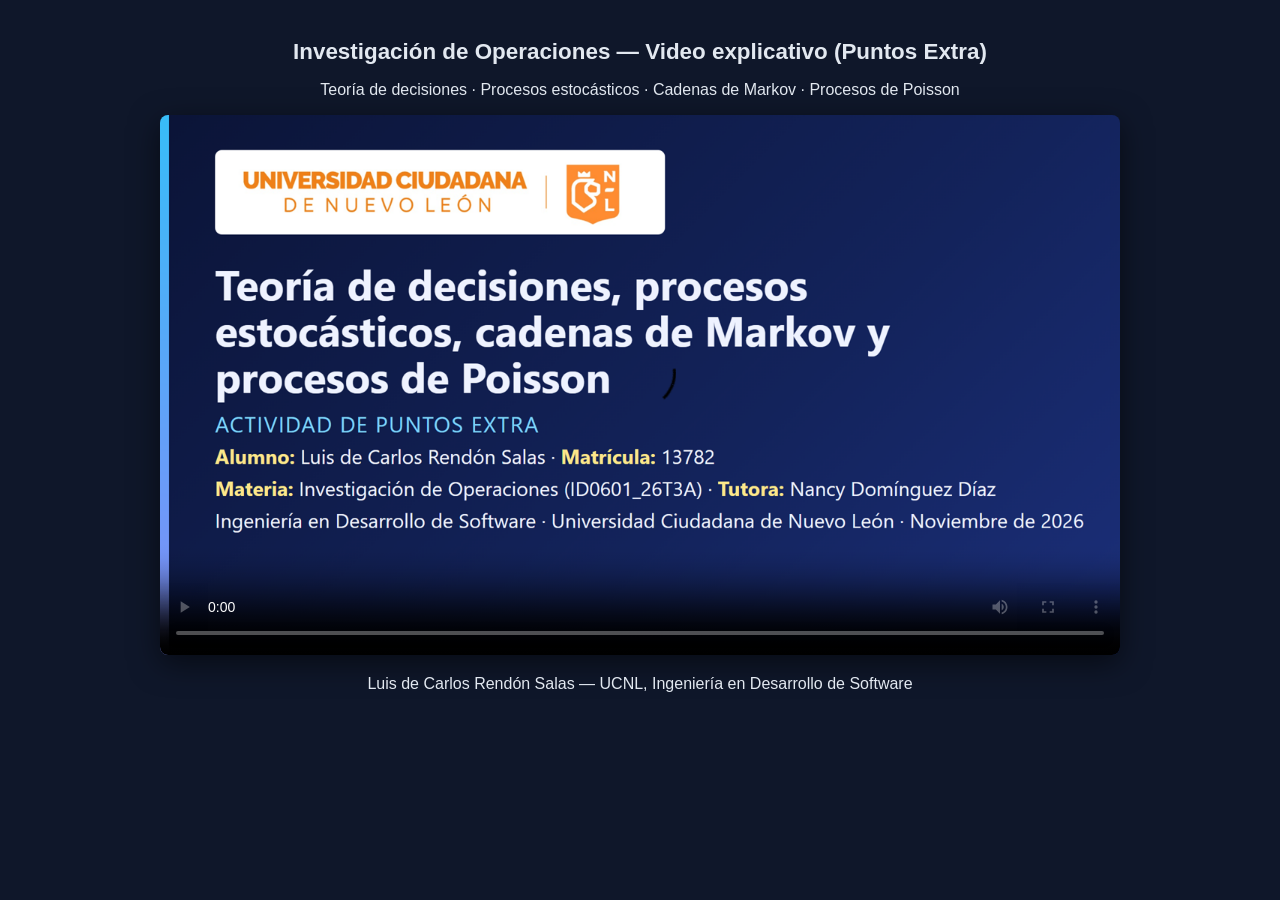
<file: investigacion-operaciones/index.html>
<!doctype html><html lang="es"><head><meta charset="utf-8"><meta name="viewport" content="width=device-width,initial-scale=1"><title>Puntos Extra - Investigación de Operaciones</title>
<style>body{font-family:Arial,sans-serif;background:#0f172a;color:#e2e8f0;margin:0;padding:24px;text-align:center}video{max-width:100%;width:960px;border-radius:8px;box-shadow:0 8px 30px #0008}h1{font-size:1.4rem}</style></head>
<body><h1>Investigación de Operaciones — Video explicativo (Puntos Extra)</h1>
<p>Teoría de decisiones · Procesos estocásticos · Cadenas de Markov · Procesos de Poisson</p>
<video controls preload="metadata" poster="thumbnail.png" src="puntos_extra_video.mp4"></video>
<p>Luis de Carlos Rendón Salas — UCNL, Ingeniería en Desarrollo de Software</p></body></html>
</file>
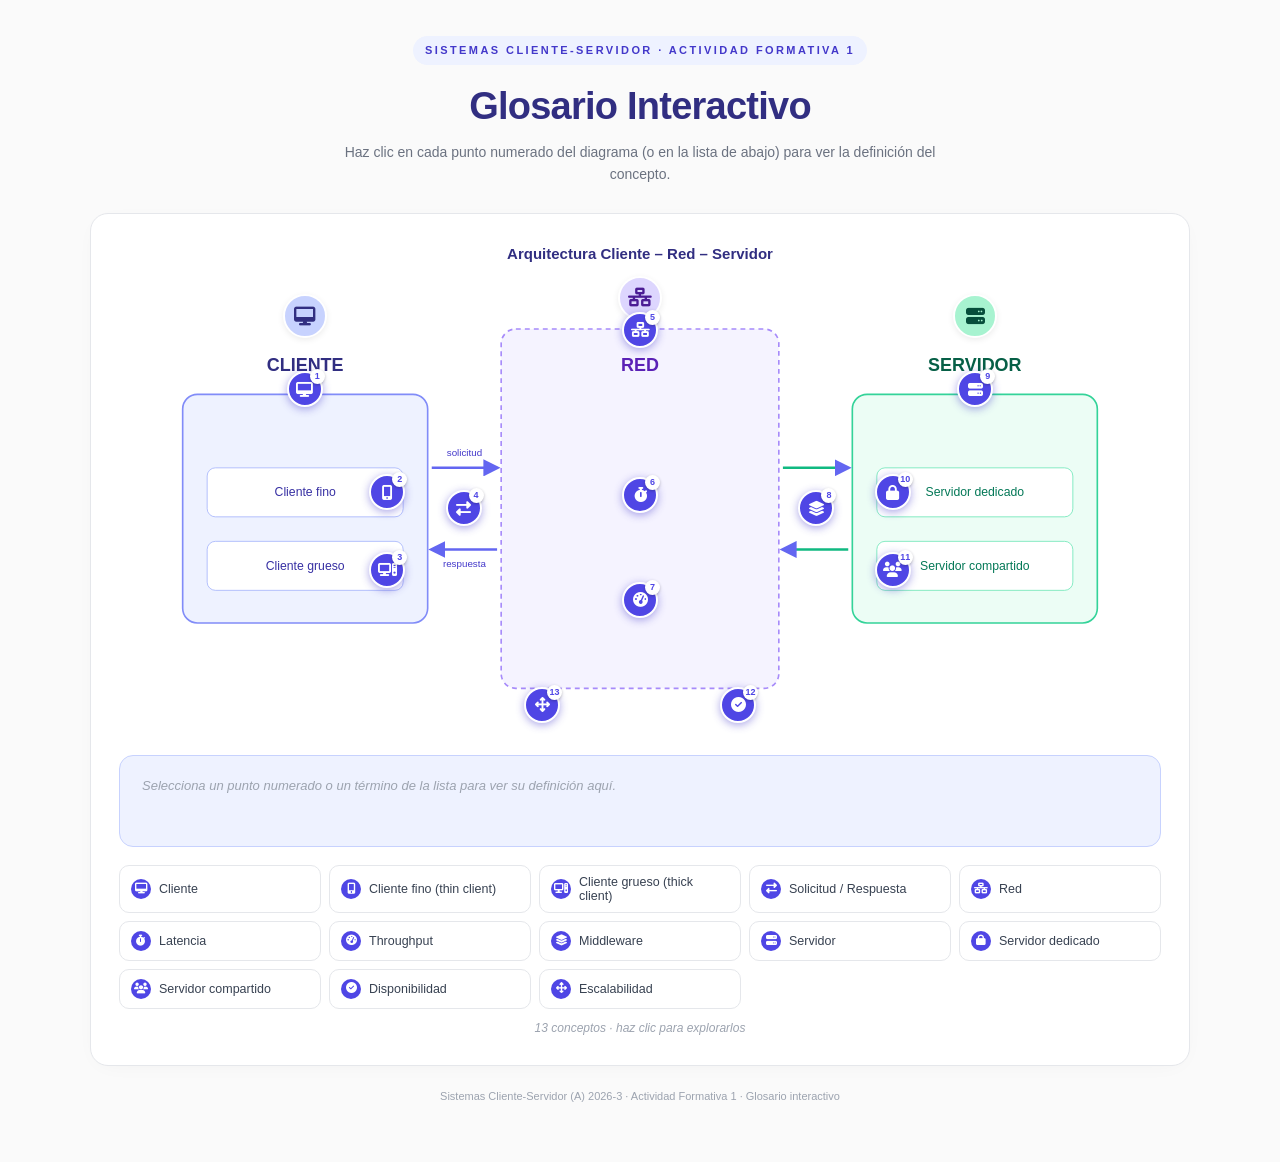
<file: sistemas-cliente-servidor/index.html>
<!DOCTYPE html>
<html lang="es">
<head>
<meta charset="UTF-8" />
<meta name="viewport" content="width=device-width, initial-scale=1.0" />
<title>Glosario Interactivo · Sistemas Cliente-Servidor</title>
<link rel="stylesheet" href="https://cdnjs.cloudflare.com/ajax/libs/font-awesome/6.5.1/css/all.min.css" />
<style>
  * { box-sizing: border-box; margin: 0; padding: 0; }
  html, body { background: #fafafa; color: #1f2937; }
  body { font-family: -apple-system, BlinkMacSystemFont, "Segoe UI", Roboto, "Helvetica Neue", Arial, sans-serif; line-height: 1.55; padding: 36px 16px 56px; }
  .wrap { max-width: 1100px; margin: 0 auto; }

  header { text-align: center; margin-bottom: 28px; }
  .eyebrow { display: inline-block; font-size: 11px; font-weight: 700; letter-spacing: 0.22em; text-transform: uppercase; color: #4338ca; background: #eef2ff; padding: 6px 12px; border-radius: 999px; margin-bottom: 12px; }
  h1 { font-size: clamp(26px, 3.4vw, 38px); font-weight: 800; letter-spacing: -0.02em; color: #312e81; margin-bottom: 6px; }
  .sub { font-size: 14px; color: #6b7280; max-width: 640px; margin: 0 auto; }

  .card { background: #fff; border: 1px solid #e5e7eb; border-radius: 18px; padding: 28px; box-shadow: 0 4px 24px -10px rgba(15, 23, 42, 0.06); margin-bottom: 22px; }
  .card h2 { font-size: 15px; color: #312e81; margin-bottom: 14px; text-align: center; }

  .diagram { position: relative; width: 100%; max-width: 980px; margin: 0 auto; }
  .diagram svg { width: 100%; height: auto; display: block; }

  .hotspot {
    position: absolute; transform: translate(-50%, -50%);
    width: 36px; height: 36px; border-radius: 50%;
    background: #4f46e5; color: #fff; border: 2px solid #fff;
    font-size: 15px; cursor: pointer;
    box-shadow: 0 2px 8px rgba(67,56,202,0.45);
    display: flex; align-items: center; justify-content: center;
    transition: transform .15s ease, background .15s ease;
    z-index: 2;
  }
  .hotspot::after {
    content: attr(data-n); position: absolute; top: -4px; right: -4px;
    width: 15px; height: 15px; border-radius: 50%; background: #fff;
    color: #4f46e5; font-size: 9px; font-weight: 800; line-height: 15px;
    box-shadow: 0 1px 3px rgba(0,0,0,.25);
  }
  .hotspot:hover, .hotspot:focus-visible { background: #312e81; transform: translate(-50%, -50%) scale(1.18); outline: none; }
  .hotspot.active { background: #16a34a; }
  .hotspot.active::after { color: #16a34a; }

  .zone-icon {
    position: absolute; transform: translate(-50%, -50%);
    width: 44px; height: 44px; border-radius: 50%;
    display: flex; align-items: center; justify-content: center;
    font-size: 19px; pointer-events: none; z-index: 1;
    border: 2px solid #fff; box-shadow: 0 2px 6px rgba(0,0,0,.08);
  }
  .zone-icon.cliente { background: #c7d2fe; color: #312e81; }
  .zone-icon.red { background: #ddd6fe; color: #4c1d95; }
  .zone-icon.servidor { background: #a7f3d0; color: #064e3b; }

  .panel {
    margin-top: 18px; background: #eef2ff; border: 1px solid #c7d2fe;
    border-radius: 14px; padding: 20px 22px; min-height: 92px;
  }
  .panel .term { font-size: 16px; font-weight: 800; color: #312e81; margin-bottom: 6px; }
  .panel .def { font-size: 14px; color: #374151; }
  .panel .placeholder { font-size: 13px; color: #9ca3af; font-style: italic; }

  .legend { display: grid; grid-template-columns: repeat(auto-fill, minmax(190px, 1fr)); gap: 8px; margin-top: 18px; }
  .legend button {
    text-align: left; font-size: 12.5px; color: #374151; background: #fff;
    border: 1px solid #e5e7eb; border-radius: 10px; padding: 9px 11px;
    cursor: pointer; display: flex; align-items: center; gap: 8px;
  }
  .legend button:hover { border-color: #a5b4fc; background: #eef2ff; }
  .legend button .n { flex: 0 0 auto; width: 20px; height: 20px; border-radius: 50%; background: #4f46e5; color: #fff; font-size: 11px; font-weight: 700; display: flex; align-items: center; justify-content: center; }
  .legend button.active { border-color: #16a34a; background: #f0fdf4; }
  .legend button.active .n { background: #16a34a; }

  .tip { font-size: 12px; color: #9ca3af; text-align: center; margin-top: 10px; font-style: italic; }
  footer { text-align: center; font-size: 11px; color: #9ca3af; margin-top: 22px; }

  @media (max-width: 640px) {
    .card { padding: 18px; }
    .hotspot { width: 24px; height: 24px; font-size: 11px; }
  }
</style>
</head>
<body>
<div class="wrap">
  <header>
    <span class="eyebrow">Sistemas Cliente-Servidor · Actividad Formativa 1</span>
    <h1>Glosario Interactivo</h1>
    <p class="sub">Haz clic en cada punto numerado del diagrama (o en la lista de abajo) para ver la definición del concepto.</p>
  </header>

  <div class="card">
    <h2>Arquitectura Cliente&nbsp;&ndash;&nbsp;Red&nbsp;&ndash;&nbsp;Servidor</h2>

    <div class="diagram" id="diagram">
      <svg viewBox="0 0 1200 560" xmlns="http://www.w3.org/2000/svg">
        <defs>
          <marker id="arrow" viewBox="0 0 10 10" refX="8" refY="5" markerWidth="7" markerHeight="7" orient="auto-start-reverse">
            <path d="M0,0 L10,5 L0,10 z" fill="#6366f1"/>
          </marker>
        </defs>
        <!-- Cliente box -->
        <rect x="40" y="140" width="300" height="280" rx="18" fill="#eef2ff" stroke="#818cf8" stroke-width="2"/>
        <text x="190" y="112" text-anchor="middle" font-size="22" font-weight="800" fill="#312e81">CLIENTE</text>
        <rect x="70" y="230" width="240" height="60" rx="10" fill="#fff" stroke="#a5b4fc"/>
        <text x="190" y="265" text-anchor="middle" font-size="15" fill="#3730a3">Cliente fino</text>
        <rect x="70" y="320" width="240" height="60" rx="10" fill="#fff" stroke="#a5b4fc"/>
        <text x="190" y="355" text-anchor="middle" font-size="15" fill="#3730a3">Cliente grueso</text>

        <!-- Red box -->
        <rect x="430" y="60" width="340" height="440" rx="18" fill="#f5f3ff" stroke="#a78bfa" stroke-width="2" stroke-dasharray="6 5"/>
        <text x="600" y="112" text-anchor="middle" font-size="22" font-weight="800" fill="#5b21b6">RED</text>

        <!-- Servidor box -->
        <rect x="860" y="140" width="300" height="280" rx="18" fill="#ecfdf5" stroke="#34d399" stroke-width="2"/>
        <text x="1010" y="112" text-anchor="middle" font-size="22" font-weight="800" fill="#065f46">SERVIDOR</text>
        <rect x="890" y="230" width="240" height="60" rx="10" fill="#fff" stroke="#6ee7b7"/>
        <text x="1010" y="265" text-anchor="middle" font-size="15" fill="#047857">Servidor dedicado</text>
        <rect x="890" y="320" width="240" height="60" rx="10" fill="#fff" stroke="#6ee7b7"/>
        <text x="1010" y="355" text-anchor="middle" font-size="15" fill="#047857">Servidor compartido</text>

        <!-- arrows -->
        <line x1="345" y1="230" x2="425" y2="230" stroke="#6366f1" stroke-width="3" marker-end="url(#arrow)"/>
        <text x="385" y="215" text-anchor="middle" font-size="12" fill="#4338ca">solicitud</text>
        <line x1="425" y1="330" x2="345" y2="330" stroke="#6366f1" stroke-width="3" marker-end="url(#arrow)"/>
        <text x="385" y="352" text-anchor="middle" font-size="12" fill="#4338ca">respuesta</text>

        <line x1="775" y1="230" x2="855" y2="230" stroke="#10b981" stroke-width="3" marker-end="url(#arrow)"/>
        <line x1="855" y1="330" x2="775" y2="330" stroke="#10b981" stroke-width="3" marker-end="url(#arrow)"/>
      </svg>

      <!-- decorative zone icons -->
      <div class="zone-icon cliente" style="left:15.8%; top:8%"><i class="fa-solid fa-desktop"></i></div>
      <div class="zone-icon red" style="left:50%; top:4%"><i class="fa-solid fa-network-wired"></i></div>
      <div class="zone-icon servidor" style="left:84.2%; top:8%"><i class="fa-solid fa-server"></i></div>

      <!-- hotspots (percent-based positions over the SVG box) -->
      <button class="hotspot" style="left:15.8%; top:24%"  data-id="cliente" data-n="1"><i class="fa-solid fa-desktop"></i></button>
      <button class="hotspot" style="left:24.2%; top:46.5%" data-id="cliente_fino" data-n="2"><i class="fa-solid fa-mobile-screen-button"></i></button>
      <button class="hotspot" style="left:24.2%; top:63.5%" data-id="cliente_grueso" data-n="3"><i class="fa-solid fa-computer"></i></button>
      <button class="hotspot" style="left:32%; top:50%"    data-id="solicitud_respuesta" data-n="4"><i class="fa-solid fa-right-left"></i></button>
      <button class="hotspot" style="left:50%; top:11%"    data-id="red" data-n="5"><i class="fa-solid fa-network-wired"></i></button>
      <button class="hotspot" style="left:50%; top:47%"    data-id="latencia" data-n="6"><i class="fa-solid fa-stopwatch"></i></button>
      <button class="hotspot" style="left:50%; top:70%"    data-id="throughput" data-n="7"><i class="fa-solid fa-gauge-high"></i></button>
      <button class="hotspot" style="left:68%; top:50%"    data-id="middleware" data-n="8"><i class="fa-solid fa-layer-group"></i></button>
      <button class="hotspot" style="left:84.2%; top:24%"  data-id="servidor" data-n="9"><i class="fa-solid fa-server"></i></button>
      <button class="hotspot" style="left:75.8%; top:46.5%" data-id="servidor_dedicado" data-n="10"><i class="fa-solid fa-lock"></i></button>
      <button class="hotspot" style="left:75.8%; top:63.5%" data-id="servidor_compartido" data-n="11"><i class="fa-solid fa-users"></i></button>
      <button class="hotspot" style="left:60%; top:93%"    data-id="disponibilidad" data-n="12"><i class="fa-solid fa-circle-check"></i></button>
      <button class="hotspot" style="left:40%; top:93%"    data-id="escalabilidad" data-n="13"><i class="fa-solid fa-arrows-up-down-left-right"></i></button>
    </div>

    <div class="panel" id="panel">
      <p class="placeholder">Selecciona un punto numerado o un término de la lista para ver su definición aquí.</p>
    </div>

    <div class="legend" id="legend"></div>
    <p class="tip">13 conceptos · haz clic para explorarlos</p>
  </div>

  <footer>Sistemas Cliente-Servidor (A) 2026-3 · Actividad Formativa 1 · Glosario interactivo</footer>
</div>

<script>
const TERMS = {
  cliente: ["Cliente", "Programa o dispositivo que solicita un servicio o recurso a otro equipo (el servidor) a través de una red, iniciando la comunicación.", "fa-desktop"],
  cliente_fino: ["Cliente fino (thin client)", "Cliente con poca capacidad de procesamiento propio; delega casi todo el trabajo (lógica y datos) al servidor, típico en apps web.", "fa-mobile-screen-button"],
  cliente_grueso: ["Cliente grueso (thick client)", "Cliente con mayor capacidad de procesamiento local; ejecuta parte importante de la lógica de la aplicación en el propio equipo y solo consulta al servidor cuando es necesario.", "fa-computer"],
  solicitud_respuesta: ["Solicitud / Respuesta", "Patrón de comunicación base del modelo cliente-servidor: el cliente envía una solicitud (request) y el servidor procesa y regresa una respuesta (response).", "fa-right-left"],
  red: ["Red", "Infraestructura de comunicación (cableada o inalámbrica) que conecta clientes y servidores, permitiendo el intercambio de datos entre ellos.", "fa-network-wired"],
  latencia: ["Latencia", "Tiempo que tarda un dato en viajar del cliente al servidor (o viceversa); a menor latencia, respuesta más rápida percibida por el usuario.", "fa-stopwatch"],
  throughput: ["Throughput", "Cantidad de datos o solicitudes que un sistema puede procesar por unidad de tiempo; mide la capacidad real de trabajo del servidor o la red.", "fa-gauge-high"],
  middleware: ["Middleware", "Software intermedio que conecta y facilita la comunicación entre el cliente y el servidor (o entre distintos sistemas), gestionando datos, autenticación u otras tareas comunes.", "fa-layer-group"],
  servidor: ["Servidor", "Programa o equipo que espera solicitudes, procesa la petición del cliente y devuelve una respuesta; puede atender a uno o muchos clientes a la vez.", "fa-server"],
  servidor_dedicado: ["Servidor dedicado", "Servidor físico o virtual reservado exclusivamente para un cliente/aplicación, sin compartir sus recursos con otros usuarios.", "fa-lock"],
  servidor_compartido: ["Servidor compartido", "Servidor cuyos recursos (procesamiento, almacenamiento) son utilizados simultáneamente por múltiples clientes o aplicaciones.", "fa-users"],
  disponibilidad: ["Disponibilidad", "Proporción de tiempo en que un servicio está accesible y funcionando correctamente para los clientes que lo solicitan.", "fa-circle-check"],
  escalabilidad: ["Escalabilidad", "Capacidad de un sistema cliente-servidor de crecer (agregar más usuarios, carga o recursos) sin degradar su desempeño de forma significativa.", "fa-arrows-up-down-left-right"]
};

const panel = document.getElementById('panel');
const legend = document.getElementById('legend');
const hotspots = document.querySelectorAll('.hotspot');

function buildLegend() {
  for (const id in TERMS) {
    const [term, , icon] = TERMS[id];
    const btn = document.createElement('button');
    btn.dataset.id = id;
    btn.innerHTML = '<span class="n"><i class="fa-solid ' + icon + '"></i></span><span>' + term + '</span>';
    btn.addEventListener('click', () => select(id));
    legend.appendChild(btn);
  }
}

function select(id) {
  const [term, def] = TERMS[id];
  panel.innerHTML = '<div class="term">' + term + '</div><div class="def">' + def + '</div>';
  hotspots.forEach(h => h.classList.toggle('active', h.dataset.id === id));
  legend.querySelectorAll('button').forEach(b => b.classList.toggle('active', b.dataset.id === id));
}

hotspots.forEach(h => h.addEventListener('click', () => select(h.dataset.id)));
buildLegend();
</script>
</body>
</html>
</file>
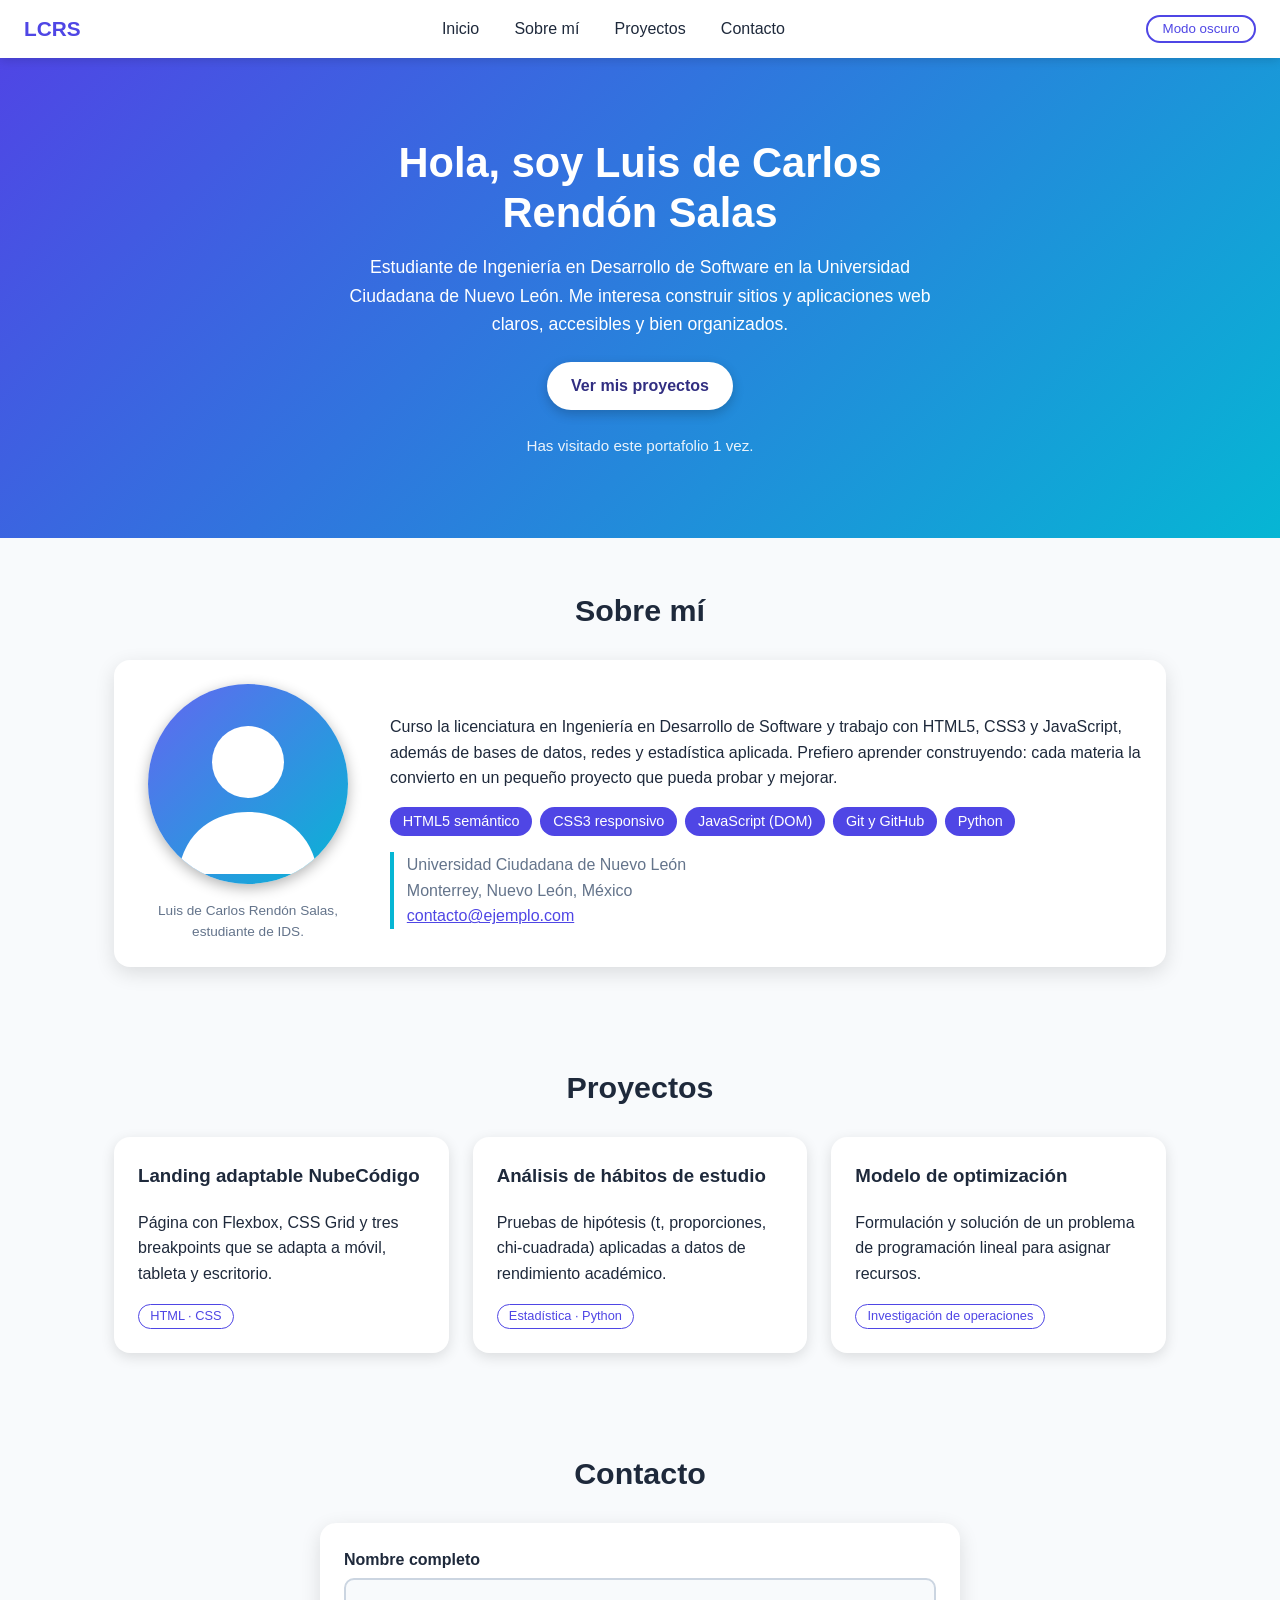
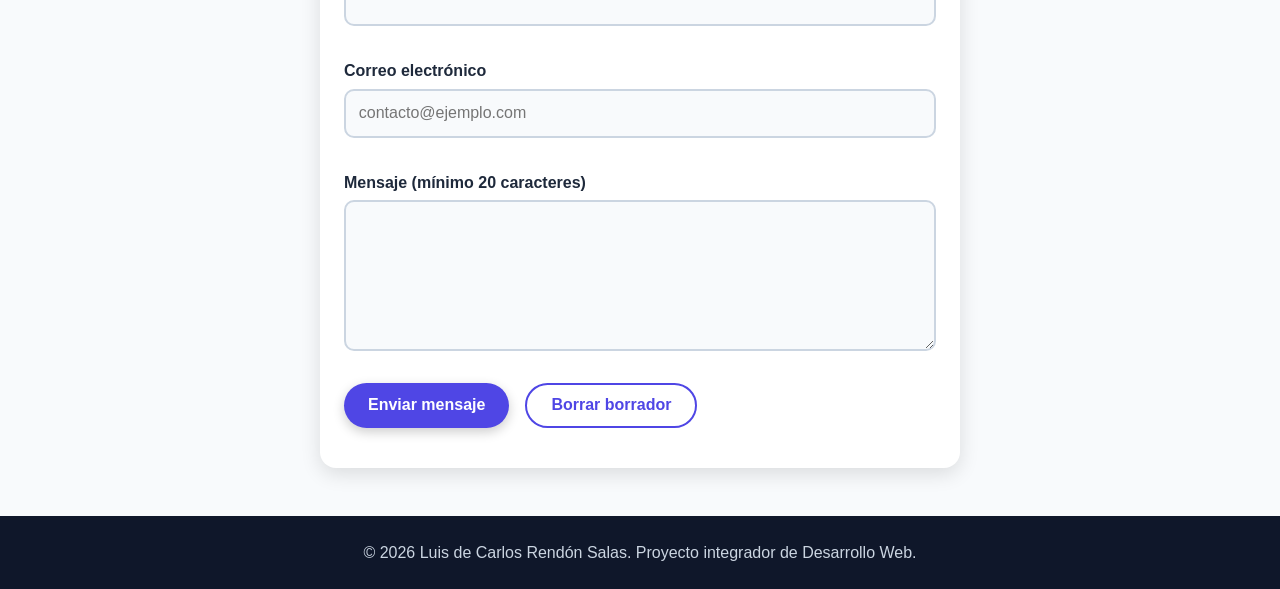
<file: desarrollo-web/portafolio/index.html>
<!DOCTYPE html>
<html lang="es">
<head>
  <meta charset="UTF-8">
  <meta name="viewport" content="width=device-width, initial-scale=1.0">
  <meta name="description" content="Portafolio web interactivo de Luis de Carlos Rendón Salas, estudiante de Ingeniería en Desarrollo de Software.">
  <title>Portafolio | Luis de Carlos Rendón Salas</title>
  <link rel="stylesheet" href="css/styles.css">
</head>
<body>
  <header class="site-header">
    <a class="brand" href="#inicio">LCRS</a>
    <nav aria-label="Principal">
      <a href="#inicio">Inicio</a>
      <a href="#sobre-mi">Sobre mí</a>
      <a href="#proyectos">Proyectos</a>
      <a href="#contacto">Contacto</a>
    </nav>
    <button id="theme-toggle" type="button" aria-pressed="false">Modo oscuro</button>
  </header>

  <main>
    <section id="inicio" class="hero">
      <h1>Hola, soy Luis de Carlos Rendón Salas</h1>
      <p>Estudiante de Ingeniería en Desarrollo de Software en la Universidad Ciudadana de Nuevo León. Me interesa construir sitios y aplicaciones web claros, accesibles y bien organizados.</p>
      <a class="btn" href="#proyectos">Ver mis proyectos</a>
      <p class="visits" id="visit-counter" aria-live="polite"></p>
    </section>

    <section id="sobre-mi" class="section">
      <h2>Sobre mí</h2>
      <article class="about">
        <figure>
          <img src="img/perfil.svg" alt="Avatar ilustrado del autor del portafolio" width="200" height="200">
          <figcaption>Luis de Carlos Rendón Salas, estudiante de IDS.</figcaption>
        </figure>
        <div>
          <p>Curso la licenciatura en Ingeniería en Desarrollo de Software y trabajo con HTML5, CSS3 y JavaScript, además de bases de datos, redes y estadística aplicada. Prefiero aprender construyendo: cada materia la convierto en un pequeño proyecto que pueda probar y mejorar.</p>
          <ul class="skills">
            <li>HTML5 semántico</li><li>CSS3 responsivo</li><li>JavaScript (DOM)</li><li>Git y GitHub</li><li>Python</li>
          </ul>
          <address>
            Universidad Ciudadana de Nuevo León<br>
            Monterrey, Nuevo León, México<br>
            <a href="mailto:contacto@ejemplo.com">contacto@ejemplo.com</a>
          </address>
        </div>
      </article>
    </section>

    <section id="proyectos" class="section">
      <h2>Proyectos</h2>
      <div class="projects">
        <article class="project">
          <h3>Landing adaptable NubeCódigo</h3>
          <p>Página con Flexbox, CSS Grid y tres breakpoints que se adapta a móvil, tableta y escritorio.</p>
          <span class="tag">HTML · CSS</span>
        </article>
        <article class="project">
          <h3>Análisis de hábitos de estudio</h3>
          <p>Pruebas de hipótesis (t, proporciones, chi-cuadrada) aplicadas a datos de rendimiento académico.</p>
          <span class="tag">Estadística · Python</span>
        </article>
        <article class="project">
          <h3>Modelo de optimización</h3>
          <p>Formulación y solución de un problema de programación lineal para asignar recursos.</p>
          <span class="tag">Investigación de operaciones</span>
        </article>
      </div>
    </section>

    <section id="contacto" class="section">
      <h2>Contacto</h2>
      <form id="contact-form" novalidate>
        <div class="field">
          <label for="nombre">Nombre completo</label>
          <input id="nombre" name="nombre" type="text" required minlength="3" maxlength="60" autocomplete="name">
          <small class="error" id="err-nombre" aria-live="polite"></small>
        </div>
        <div class="field">
          <label for="correo">Correo electrónico</label>
          <input id="correo" name="correo" type="email" required placeholder="contacto@ejemplo.com" autocomplete="email">
          <small class="error" id="err-correo" aria-live="polite"></small>
        </div>
        <div class="field">
          <label for="mensaje">Mensaje (mínimo 20 caracteres)</label>
          <textarea id="mensaje" name="mensaje" rows="5" required minlength="20" maxlength="500"></textarea>
          <small class="error" id="err-mensaje" aria-live="polite"></small>
        </div>
        <div class="actions">
          <button type="submit" class="btn">Enviar mensaje</button>
          <button type="button" id="clear-draft" class="btn secondary">Borrar borrador</button>
        </div>
        <p id="form-status" role="status"></p>
      </form>
    </section>
  </main>

  <footer class="site-footer">
    <p>&copy; 2026 Luis de Carlos Rendón Salas. Proyecto integrador de Desarrollo Web.</p>
  </footer>
  <script src="js/main.js"></script>
</body>
</html>
</file>
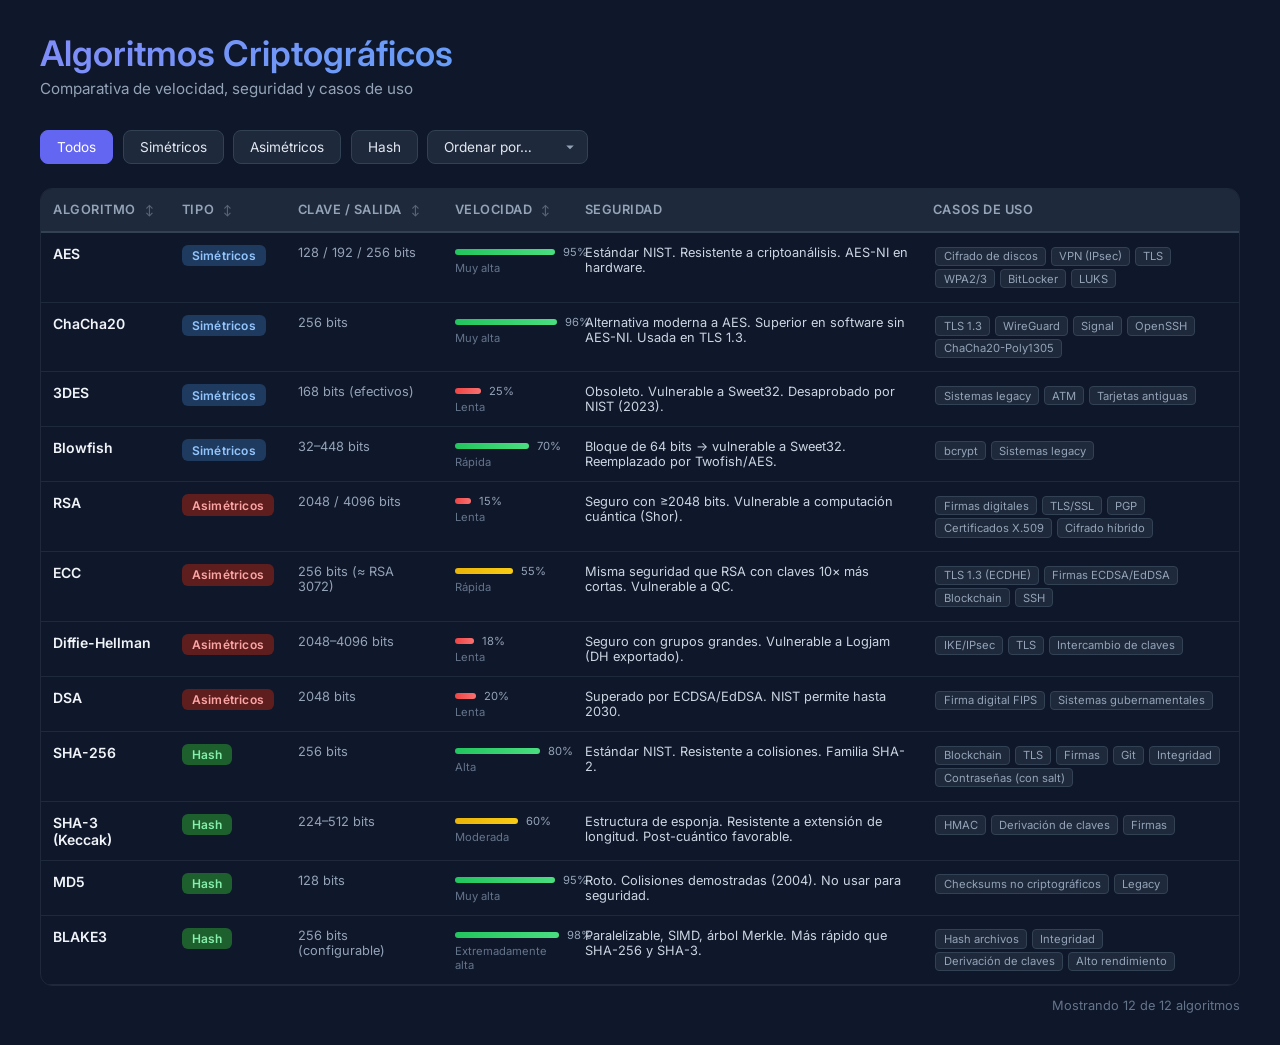
<file: seguridad-informatica/criptografia-cuadro.html>
<!DOCTYPE html>
<html lang="es">
<head>
<meta charset="UTF-8">
<meta name="viewport" content="width=device-width, initial-scale=1.0">
<title>Algoritmos Criptográficos · Comparativa</title>
<style>
  @import url('https://fonts.googleapis.com/css2?family=Inter:opsz@14..32&display=swap');
  *{margin:0;padding:0;box-sizing:border-box}
  body{
    font-family:'Inter',system-ui,sans-serif;
    background:#0f172a;
    color:#e2e8f0;
    min-height:100vh;
    display:flex;
    flex-direction:column;
    align-items:center;
    padding:2rem 1rem
  }
  .container{max-width:1200px;width:100%}
  h1{
    font-size:2.2rem;
    font-weight:600;
    background:linear-gradient(135deg,#818cf8,#38bdf8);
    -webkit-background-clip:text;
    -webkit-text-fill-color:transparent;
    margin-bottom:.3rem
  }
  .sub{color:#94a3b8;font-size:.95rem;margin-bottom:2rem}
  .filters{
    display:flex;
    gap:.6rem;
    flex-wrap:wrap;
    margin-bottom:1.5rem
  }
  .filters button,.filters select{
    background:#1e293b;
    border:1px solid #334155;
    color:#e2e8f0;
    padding:.5rem 1rem;
    border-radius:8px;
    font-size:.85rem;
    cursor:pointer;
    transition:.2s;
    font-family:inherit
  }
  .filters button:hover,.filters select:hover{background:#334155;border-color:#6366f1}
  .filters button.active{background:#6366f1;border-color:#6366f1;color:#fff}
  .filters select{appearance:none;padding-right:2rem;background-image:url("data:image/svg+xml,%3Csvg xmlns='http://www.w3.org/2000/svg' width='12' height='12' fill='%2394a3b8' viewBox='0 0 16 16'%3E%3Cpath d='M8 11L3 6h10z'/%3E%3C/svg%3E");background-repeat:no-repeat;background-position:right .7rem center}
  .table-wrap{
    overflow-x:auto;
    border-radius:12px;
    border:1px solid #1e293b;
    background:#0f172a
  }
  table{width:100%;border-collapse:collapse;font-size:.875rem;min-width:700px}
  thead{position:sticky;top:0;z-index:2}
  thead th{
    background:#1e293b;
    padding:.85rem .75rem;
    text-align:left;
    font-weight:600;
    font-size:.8rem;
    text-transform:uppercase;
    letter-spacing:.04em;
    color:#94a3b8;
    white-space:nowrap;
    border-bottom:2px solid #334155;
    cursor:pointer;
    user-select:none;
    position:relative
  }
  thead th:hover{color:#818cf8}
  thead th .arrow{font-size:.65rem;margin-left:.35rem;opacity:.5}
  tbody tr{
    transition:background .15s;
    border-bottom:1px solid #1e293b
  }
  tbody tr:hover{background:#1e293b}
  tbody td{padding:.75rem;vertical-align:top;color:#cbd5e1}
  tbody td:first-child{font-weight:600;color:#f1f5f9}
  .badge{
    display:inline-block;
    padding:.2rem .6rem;
    border-radius:6px;
    font-size:.75rem;
    font-weight:600;
    letter-spacing:.02em
  }
  .b-sim{background:#1e3a5f;color:#93c5fd}
  .b-asim{background:#5f1e1e;color:#fca5a5}
  .b-hash{background:#1e5f2e;color:#86efac}
  .bar-wrap{display:flex;align-items:center;gap:.5rem}
  .bar{
    height:6px;
    border-radius:3px;
    flex-shrink:0;
    transition:width .4s ease
  }
  .bar-fast{background:linear-gradient(90deg,#22c55e,#4ade80)}
  .bar-mid{background:linear-gradient(90deg,#eab308,#facc15)}
  .bar-slow{background:linear-gradient(90deg,#ef4444,#f87171)}
  .tag{
    display:inline-block;
    background:#1e293b;
    border:1px solid #334155;
    border-radius:4px;
    padding:.1rem .45rem;
    font-size:.7rem;
    margin:.1rem .15rem;
    color:#94a3b8
  }
  .tag:hover{background:#334155;color:#e2e8f0;cursor:default}
  .count-row{
    font-size:.8rem;
    color:#64748b;
    margin-top:.75rem;
    text-align:right
  }
  @media(max-width:640px){
    body{padding:1rem .6rem}
    h1{font-size:1.5rem}
    table{font-size:.8rem}
    thead th,.tbody td{padding:.5rem}
  }
  .fade-in{animation:fadeIn .3s ease}
  @keyframes fadeIn{from{opacity:0;transform:translateY(6px)}to{opacity:1;transform:translateY(0)}}
</style>
</head>
<body>
<div class="container">
  <h1>Algoritmos Criptográficos</h1>
  <p class="sub">Comparativa de velocidad, seguridad y casos de uso</p>

  <div class="filters">
    <button class="active" data-filter="all">Todos</button>
    <button data-filter="sim">Simétricos</button>
    <button data-filter="asim">Asimétricos</button>
    <button data-filter="hash">Hash</button>
    <select id="sortSelect">
      <option value="">Ordenar por…</option>
      <option value="name">Nombre</option>
      <option value="speed-desc">Velocidad ↑</option>
      <option value="speed-asc">Velocidad ↓</option>
      <option value="key">Tamaño de clave</option>
    </select>
  </div>

  <div class="table-wrap">
    <table id="comparativa">
      <thead>
        <tr>
          <th data-col="name">Algoritmo <span class="arrow">↕</span></th>
          <th data-col="type">Tipo <span class="arrow">↕</span></th>
          <th data-col="key">Clave / Salida <span class="arrow">↕</span></th>
          <th data-col="speed">Velocidad <span class="arrow">↕</span></th>
          <th>Seguridad</th>
          <th>Casos de uso</th>
        </tr>
      </thead>
      <tbody id="tbody"></tbody>
    </table>
  </div>
  <div class="count-row" id="countRow">Mostrando 0 algoritmos</div>
</div>

<script>
const DATA = [
  {name:"AES", type:"sim", typeLabel:"Simétrico", key:"128 / 192 / 256 bits", speed:95, speedLabel:"Muy alta", security:"Estándar NIST. Resistente a criptoanálisis. AES-NI en hardware.", uses:["Cifrado de discos","VPN (IPsec)","TLS","WPA2/3","BitLocker","LUKS"]},
  {name:"ChaCha20", type:"sim", typeLabel:"Simétrico", key:"256 bits", speed:96, speedLabel:"Muy alta", security:"Alternativa moderna a AES. Superior en software sin AES-NI. Usada en TLS 1.3.", uses:["TLS 1.3","WireGuard","Signal","OpenSSH","ChaCha20-Poly1305"]},
  {name:"3DES", type:"sim", typeLabel:"Simétrico", key:"168 bits (efectivos)", speed:25, speedLabel:"Lenta", security:"Obsoleto. Vulnerable a Sweet32. Desaprobado por NIST (2023).", uses:["Sistemas legacy","ATM","Tarjetas antiguas"]},
  {name:"Blowfish", type:"sim", typeLabel:"Simétrico", key:"32–448 bits", speed:70, speedLabel:"Rápida", security:"Bloque de 64 bits → vulnerable a Sweet32. Reemplazado por Twofish/AES.", uses:["bcrypt","Sistemas legacy"]},
  {name:"RSA", type:"asim", typeLabel:"Asimétrico", key:"2048 / 4096 bits", speed:15, speedLabel:"Lenta", security:"Seguro con ≥2048 bits. Vulnerable a computación cuántica (Shor).", uses:["Firmas digitales","TLS/SSL","PGP","Certificados X.509","Cifrado híbrido"]},
  {name:"ECC", type:"asim", typeLabel:"Asimétrico", key:"256 bits (≈ RSA 3072)", speed:55, speedLabel:"Rápida", security:"Misma seguridad que RSA con claves 10× más cortas. Vulnerable a QC.", uses:["TLS 1.3 (ECDHE)","Firmas ECDSA/EdDSA","Blockchain","SSH"]},
  {name:"Diffie-Hellman", type:"asim", typeLabel:"Asimétrico", key:"2048–4096 bits", speed:18, speedLabel:"Lenta", security:"Seguro con grupos grandes. Vulnerable a Logjam (DH exportado).", uses:["IKE/IPsec","TLS","Intercambio de claves"]},
  {name:"DSA", type:"asim", typeLabel:"Asimétrico", key:"2048 bits", speed:20, speedLabel:"Lenta", security:"Superado por ECDSA/EdDSA. NIST permite hasta 2030.", uses:["Firma digital FIPS","Sistemas gubernamentales"]},
  {name:"SHA-256", type:"hash", typeLabel:"Hash", key:"256 bits", speed:80, speedLabel:"Alta", security:"Estándar NIST. Resistente a colisiones. Familia SHA-2.", uses:["Blockchain","TLS","Firmas","Git","Integridad","Contraseñas (con salt)"]},
  {name:"SHA-3 (Keccak)", type:"hash", typeLabel:"Hash", key:"224–512 bits", speed:60, speedLabel:"Moderada", security:"Estructura de esponja. Resistente a extensión de longitud. Post-cuántico favorable.", uses:["HMAC","Derivación de claves","Firmas"]},
  {name:"MD5", type:"hash", typeLabel:"Hash", key:"128 bits", speed:95, speedLabel:"Muy alta", security:"Roto. Colisiones demostradas (2004). No usar para seguridad.", uses:["Checksums no criptográficos","Legacy"]},
  {name:"BLAKE3", type:"hash", typeLabel:"Hash", key:"256 bits (configurable)", speed:98, speedLabel:"Extremadamente alta", security:"Paralelizable, SIMD, árbol Merkle. Más rápido que SHA-256 y SHA-3.", uses:["Hash archivos","Integridad","Derivación de claves","Alto rendimiento"]}
];

const TYPES = {sim:"Simétricos",asim:"Asimétricos",hash:"Hash"};

function speedBar(speed){
  let cls="bar-mid";
  if(speed>=70) cls="bar-fast";
  else if(speed<=30) cls="bar-slow";
  return `<div class="bar-wrap"><div class="bar ${cls}" style="width:${speed}%"></div><span style="font-size:.7rem;color:#94a3b8">${speed}%</span></div>`;
}

function badge(type){
  const m={sim:"b-sim",asim:"b-asim",hash:"b-hash"};
  return `<span class="badge ${m[type]}">${TYPES[type]}</span>`;
}

function render(data){
  const tbody=document.getElementById("tbody");
  tbody.innerHTML=data.map(a=>`<tr class="fade-in">
    <td>${a.name}</td>
    <td>${badge(a.type)}</td>
    <td style="font-size:.8rem;color:#94a3b8">${a.key}</td>
    <td>${speedBar(a.speed)}<div style="font-size:.7rem;color:#64748b;margin-top:2px">${a.speedLabel}</div></td>
    <td style="font-size:.8rem">${a.security}</td>
    <td>${a.uses.map(u=>`<span class="tag">${u}</span>`).join("")}</td>
  </tr>`).join("");
  document.getElementById("countRow").textContent=`Mostrando ${data.length} de ${DATA.length} algoritmos`;
}

let currentFilter="all";
let currentSort="";

function filterAndSort(){
  let d = currentFilter==="all" ? [...DATA] : DATA.filter(a=>a.type===currentFilter);
  if(currentSort){
    const [col,dir]=currentSort.split("-");
    if(col==="name") d.sort((a,b)=>dir==="desc" ? b.name.localeCompare(a.name) : a.name.localeCompare(b.name));
    else if(col==="speed") d.sort((a,b)=>dir==="desc" ? b.speed-a.speed : a.speed-b.speed);
    else if(col==="key") d.sort((a,b)=>b.key.length-a.key.length);
  }
  render(d);
}

document.querySelectorAll("[data-filter]").forEach(btn=>{
  btn.addEventListener("click",()=>{
    document.querySelector("[data-filter].active").classList.remove("active");
    btn.classList.add("active");
    currentFilter=btn.dataset.filter;
    filterAndSort();
  });
});

document.getElementById("sortSelect").addEventListener("change",function(){
  currentSort=this.value;
  filterAndSort();
});

document.querySelectorAll("thead th[data-col]").forEach(th=>{
  th.addEventListener("click",()=>{
    const col=th.dataset.col;
    const sel=document.getElementById("sortSelect");
    if(col==="name") sel.value=sel.value==="name" ? "" : "name";
    else if(col==="speed") sel.value=sel.value==="speed-desc" ? "speed-asc" : "speed-desc";
    else if(col==="key") sel.value=sel.value==="key" ? "" : "key";
    else if(col==="type") sel.value=sel.value==="type" ? "" : "type";
    currentSort=sel.value;
    filterAndSort();
  });
});

filterAndSort();
</script>
</body>
</html>
</file>
<file: desarrollo-web/portafolio/css/styles.css>
:root { --bg:#f8fafc; --fg:#1e293b; --card:#ffffff; --accent:#4f46e5; --accent-2:#06b6d4; --muted:#64748b; }
body.dark { --bg:#0f172a; --fg:#e2e8f0; --card:#1e293b; --accent:#818cf8; --accent-2:#22d3ee; --muted:#94a3b8; }
*, *::before, *::after { box-sizing: border-box; }
html { scroll-behavior: smooth; }
body { margin:0; font-family:"Segoe UI", Arial, sans-serif; line-height:1.6; background:var(--bg); color:var(--fg); transition:background .3s, color .3s; }
img { max-width:100%; height:auto; }

.site-header { position:sticky; top:0; z-index:10; display:flex; justify-content:space-between; align-items:center; flex-wrap:wrap; gap:.75rem; padding:.75rem 1.5rem; background:var(--card); box-shadow:0 2px 10px rgba(0,0,0,.15); }
.brand { font-weight:800; font-size:1.3rem; color:var(--accent); text-decoration:none; }
nav { display:flex; gap:1rem; flex-wrap:wrap; }
nav a { color:var(--fg); text-decoration:none; padding:.25rem .6rem; border-radius:8px; transition:background .25s, transform .25s; }
nav a:hover, nav a:focus { background:var(--accent); color:#fff; transform:translateY(-2px); }
#theme-toggle { cursor:pointer; border:2px solid var(--accent); background:transparent; color:var(--accent); border-radius:999px; padding:.3rem .9rem; transition:transform .25s, background .25s, color .25s; }
#theme-toggle:hover { background:var(--accent); color:#fff; transform:scale(1.05); }

.hero { text-align:center; padding:5rem 1.5rem; color:#fff; background:linear-gradient(135deg, #4f46e5, #06b6d4); }
.hero h1 { margin:0 auto 1rem; max-width:22ch; font-size:2.6rem; line-height:1.2; }
.hero p { max-width:62ch; margin:0 auto 1.5rem; font-size:1.1rem; }
.hero .visits { font-size:.95rem; opacity:.9; margin-top:1.5rem; margin-bottom:0; }

.btn { display:inline-block; cursor:pointer; border:0; padding:.7rem 1.5rem; border-radius:999px; background:#fff; color:#312e81; font-weight:700; font-size:1rem; text-decoration:none; box-shadow:0 4px 12px rgba(0,0,0,.2); transition:transform .25s, box-shadow .25s; }
.btn:hover { transform:translateY(-3px) scale(1.04); box-shadow:0 8px 18px rgba(0,0,0,.3); }
.section .btn { background:var(--accent); color:#fff; }
.section .btn.secondary { background:transparent; color:var(--accent); border:2px solid var(--accent); box-shadow:none; }

.section { max-width:1100px; margin:0 auto; padding:3rem 1.5rem; }
.section h2 { text-align:center; margin-top:0; font-size:1.9rem; }

.about { display:grid; grid-template-columns:220px 1fr; gap:2rem; align-items:center; background:var(--card); padding:1.5rem; border-radius:16px; box-shadow:0 6px 20px rgba(0,0,0,.12); }
figure { margin:0; text-align:center; }
figure img { border-radius:50%; box-shadow:0 4px 14px rgba(0,0,0,.3); transition:transform .4s; }
figure img:hover { transform:rotate(6deg) scale(1.06); }
figcaption { font-size:.85rem; color:var(--muted); margin-top:.5rem; }
.skills { display:flex; flex-wrap:wrap; gap:.5rem; list-style:none; padding:0; }
.skills li { background:var(--accent); color:#fff; padding:.2rem .8rem; border-radius:999px; font-size:.9rem; }
address { font-style:normal; color:var(--muted); border-left:4px solid var(--accent-2); padding-left:.8rem; }
address a { color:var(--accent); }

.projects { display:grid; grid-template-columns:repeat(3,1fr); gap:1.5rem; }
.project { background:var(--card); padding:1.5rem; border-radius:16px; box-shadow:0 4px 14px rgba(0,0,0,.12); transition:transform .3s, box-shadow .3s; }
.project:hover { transform:translateY(-8px) rotate(-1deg); box-shadow:0 14px 28px rgba(0,0,0,.25); }
.project h3 { margin-top:0; }
.tag { display:inline-block; font-size:.8rem; color:var(--accent); border:1px solid var(--accent); border-radius:999px; padding:.1rem .7rem; }

form { max-width:640px; margin:0 auto; background:var(--card); padding:1.5rem; border-radius:16px; box-shadow:0 6px 20px rgba(0,0,0,.12); }
.field { margin-bottom:1rem; display:flex; flex-direction:column; }
label { font-weight:600; margin-bottom:.3rem; }
input, textarea { font:inherit; padding:.6rem .8rem; border:2px solid #cbd5e1; border-radius:10px; background:var(--bg); color:var(--fg); transition:border-color .25s, box-shadow .25s; }
input:focus, textarea:focus { outline:none; border-color:var(--accent); box-shadow:0 0 0 4px rgba(79,70,229,.2); }
input.invalid, textarea.invalid { border-color:#dc2626; }
input.valid, textarea.valid { border-color:#16a34a; }
.error { color:#dc2626; min-height:1.2em; }
.actions { display:flex; gap:1rem; flex-wrap:wrap; }
#form-status { font-weight:600; color:#16a34a; }

.site-footer { text-align:center; padding:1.5rem; background:#0f172a; color:#cbd5e1; }
.site-footer p { margin:0; }

@media (max-width:900px) { .projects { grid-template-columns:repeat(2,1fr); } }
@media (max-width:640px) {
  .projects { grid-template-columns:1fr; }
  .about { grid-template-columns:1fr; text-align:center; }
  .skills { justify-content:center; }
  address { text-align:left; }
  .hero h1 { font-size:1.9rem; }
  .site-header { justify-content:center; }
}
</file>
